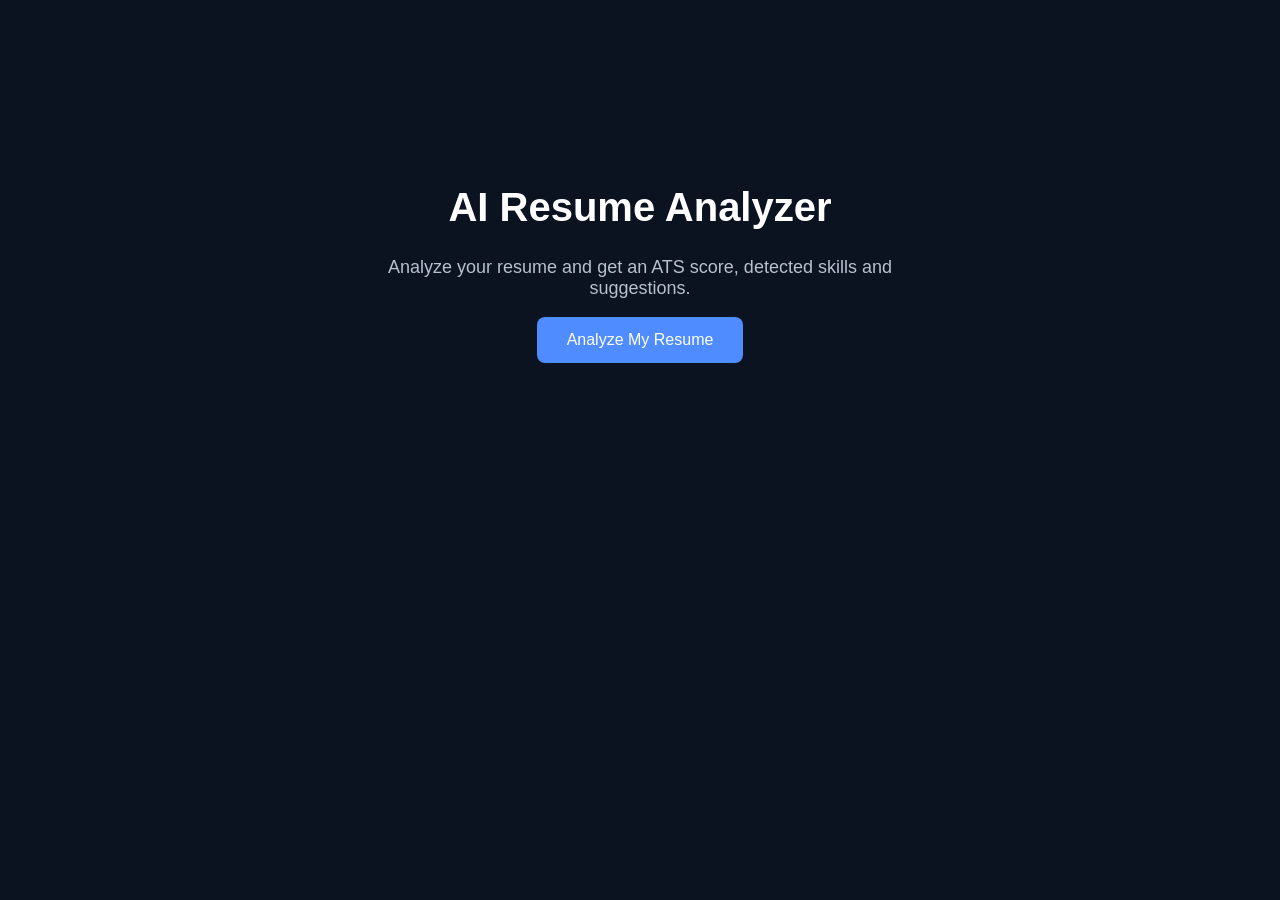
<file: AI resume analyzer/index.html>
<!DOCTYPE html>
<html lang="en">

<head>
    <meta charset="UTF-8">
    <meta name="viewport" content="width=device-width, initial-scale=1.0">

    <title>AI Resume Analyzer</title>

    <style>
        body {
            font-family: Arial, sans-serif;
            background: #0b1220;
            color: white;
            text-align: center;
            padding-top: 150px;
        }

        .container {
            max-width: 600px;
            margin: auto;
        }

        h1 {
            font-size: 40px;
        }

        p {
            color: #b8c0d0;
            font-size: 18px;
        }

        button {
            padding: 14px 30px;
            border: none;
            border-radius: 8px;
            background: #4f8cff;
            color: white;
            font-size: 16px;
            cursor: pointer;
        }

        button:hover {
            background: #3b72d9;
        }
    </style>
</head>

<body>

    <div class="container">

        <h1>AI Resume Analyzer</h1>

        <p>
            Analyze your resume and get an ATS score,
            detected skills and suggestions.
        </p>

        <button onclick="window.location.href='upload.html'">
            Analyze My Resume
        </button>

    </div>

</body>

</html>
</file>
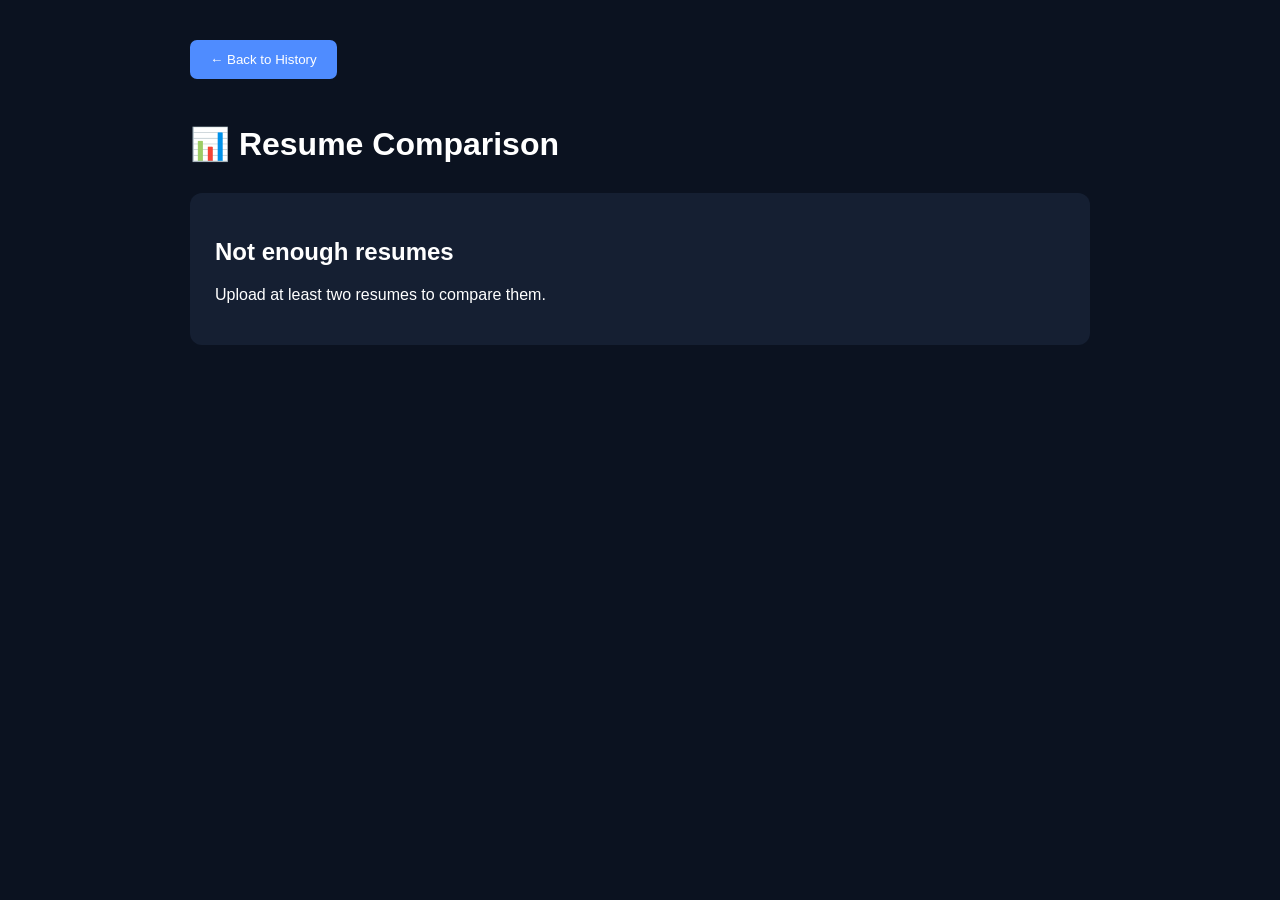
<file: AI resume analyzer/compare.html>
<!DOCTYPE html>
<html lang="en">

<head>

    <meta charset="UTF-8">

    <meta name="viewport"
          content="width=device-width, initial-scale=1.0">

    <title>Resume Comparison</title>

    <style>

        body {
            font-family: Arial, sans-serif;
            background: #0b1220;
            color: white;
            margin: 0;
            padding: 40px;
        }

        .container {
            max-width: 900px;
            margin: auto;
        }

        h1 {
            margin-bottom: 30px;
        }

        .comparison {
            display: grid;
            grid-template-columns: 1fr 1fr;
            gap: 20px;
        }

        .card {
            background: #151f32;
            padding: 25px;
            border-radius: 12px;
        }

        .score {
            font-size: 35px;
            color: #4f8cff;
            margin: 15px 0;
        }

        .item {
            background: #202c43;
            padding: 12px;
            margin: 8px 0;
            border-radius: 6px;
        }

        .improvement {
            margin-top: 25px;
            background: #151f32;
            padding: 25px;
            border-radius: 12px;
        }

        .positive {
            color: #70d890;
            font-size: 20px;
        }

        .negative {
            color: #ff7777;
            font-size: 20px;
        }

        button {
            padding: 12px 20px;
            border: none;
            border-radius: 7px;
            background: #4f8cff;
            color: white;
            cursor: pointer;
            margin-bottom: 25px;
        }

        @media (max-width: 700px) {

            .comparison {
                grid-template-columns: 1fr;
            }

        }

    </style>

</head>


<body>

<div class="container">

    <button onclick="window.location.href='history.html'">
        ← Back to History
    </button>

    <h1>📊 Resume Comparison</h1>

    <div id="comparisonContainer"></div>

</div>


<script src="js/compare.js"></script>

</body>

</html>
</file>
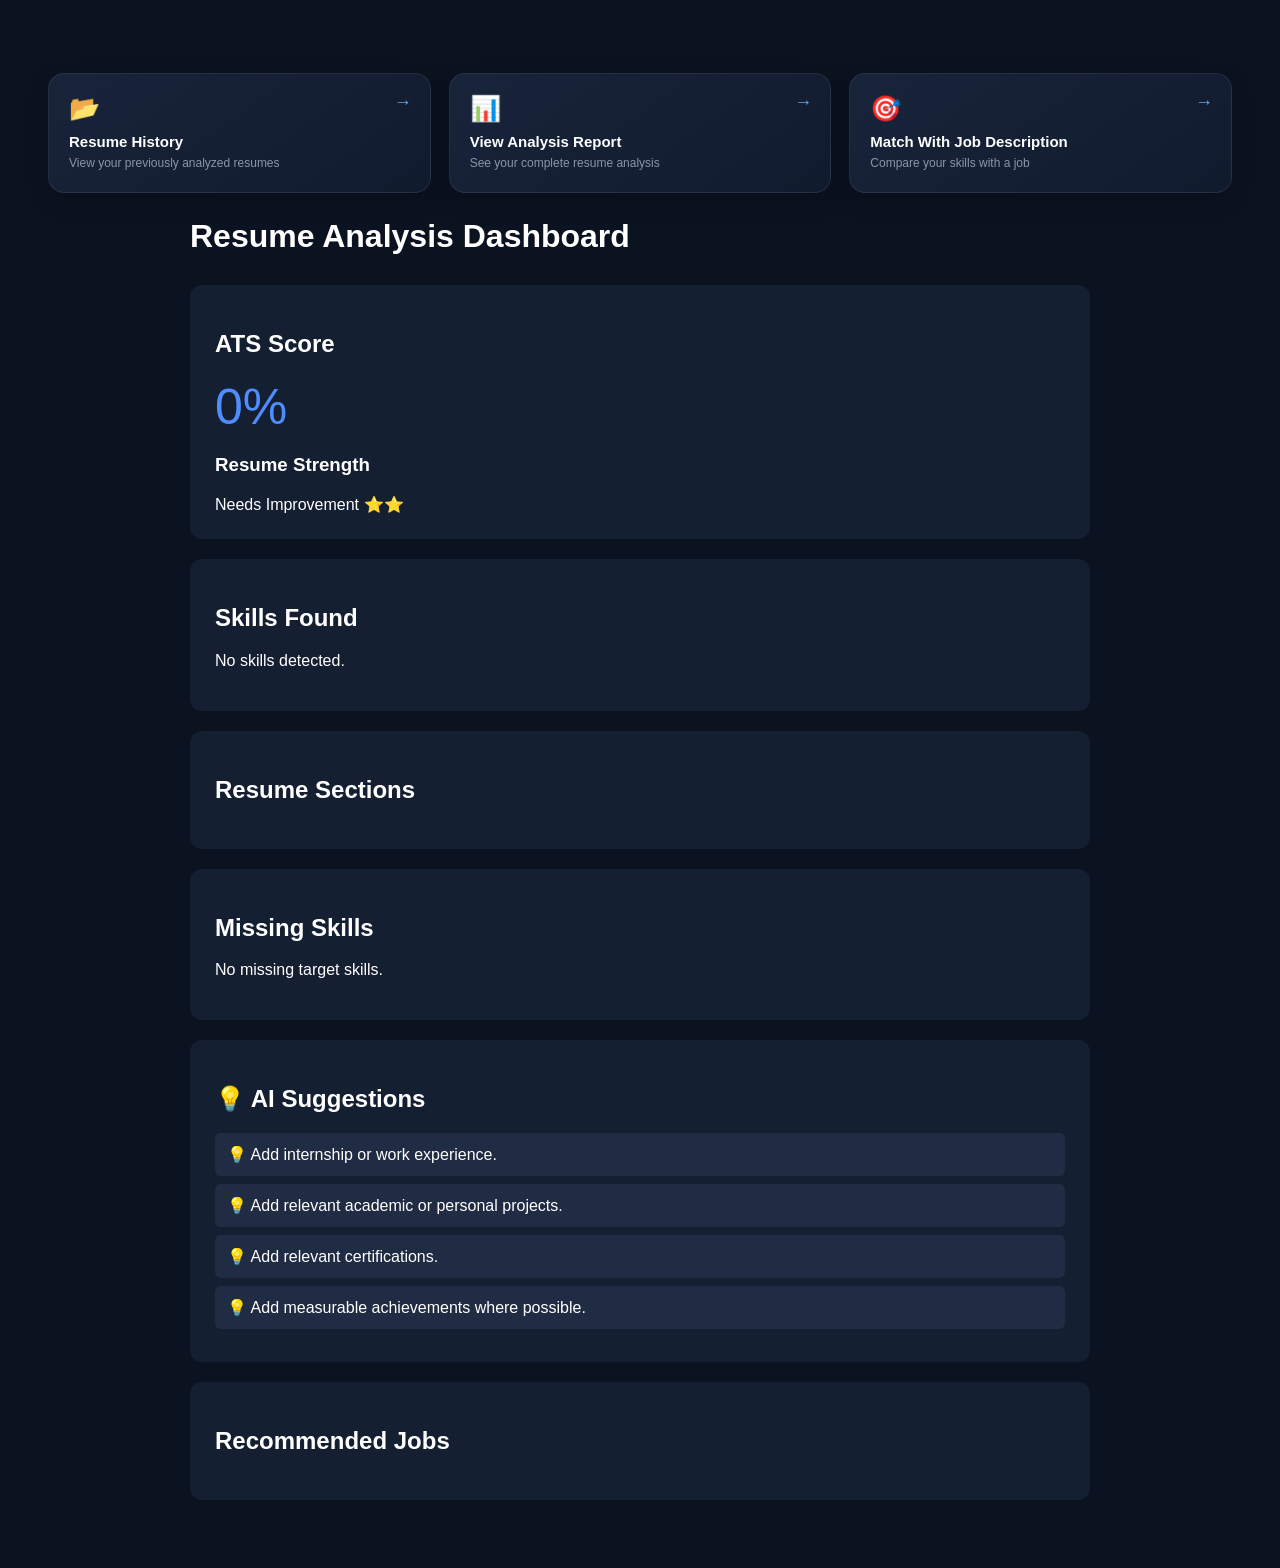
<file: AI resume analyzer/dashboard.html>
<!DOCTYPE html>
<html lang="en">

<head>

    <meta charset="UTF-8">

    <meta name="viewport"
          content="width=device-width, initial-scale=1.0">

    <title>Resume Dashboard</title>

    <style>

        body {
            font-family: Arial, sans-serif;
            background: #0b1220;
            color: white;
            padding: 40px;
        }

        .container {
            max-width: 900px;
            margin: auto;
        }

        .card {
            background: #151f32;
            padding: 25px;
            margin-bottom: 20px;
            border-radius: 12px;
        }

        h1 {
            margin-bottom: 30px;
        }

        .score {
            font-size: 50px;
            color: #4f8cff;
        }

        .item {
            background: #202c43;
            padding: 12px;
            margin: 8px 0;
            border-radius: 6px;
        }


        /* =================================
           DASHBOARD FEATURE BUTTONS
        ================================= */

        .dashboard-actions {
            display: grid;
            grid-template-columns: repeat(3, 1fr);
            gap: 18px;
            margin: 25px 0;
        }


        .action-btn {

            position: relative;

            min-height: 105px;

            padding: 20px;

            border: 1px solid rgba(255,255,255,0.08);

            border-radius: 16px;

            background: linear-gradient(
                145deg,
                #18243a,
                #111b2e
            );

            color: white;

            cursor: pointer;

            text-align: left;

            transition: all 0.3s ease;

            box-shadow:
                0 8px 25px rgba(0,0,0,0.18);
        }


        .action-btn:hover {

            transform: translateY(-4px);

            border-color: #4f8cff;

            background: linear-gradient(
                145deg,
                #1d2e4c,
                #15233b
            );

            box-shadow:
                0 12px 30px rgba(79,140,255,0.18);
        }


        .action-icon {

            font-size: 25px;

            display: block;

            margin-bottom: 10px;
        }


        .action-title {

            display: block;

            font-size: 15px;

            font-weight: 600;

            margin-bottom: 5px;
        }


        .action-description {

            display: block;

            font-size: 12px;

            color: #8996aa;

            line-height: 1.4;
        }


        .action-arrow {

            position: absolute;

            right: 18px;

            top: 18px;

            color: #6d9fff;

            font-size: 18px;

            transition: 0.3s;
        }


        .action-btn:hover .action-arrow {

            transform: translateX(4px);

        }


        @media (max-width: 800px) {

            .dashboard-actions {

                grid-template-columns: 1fr;

            }

        }

    </style>

</head>

<body>


    <!-- DASHBOARD ACTIONS -->

    <div class="dashboard-actions">

        <button
            type="button"
            class="action-btn"
            onclick="window.location.href='history.html'"
        >

            <span class="action-icon">
                📂
            </span>

            <span class="action-title">
                Resume History
            </span>

            <span class="action-description">
                View your previously analyzed resumes
            </span>

            <span class="action-arrow">
                →
            </span>

        </button>


        <button
            type="button"
            class="action-btn"
            onclick="window.location.href='report.html'"
        >

            <span class="action-icon">
                📊
            </span>

            <span class="action-title">
                View Analysis Report
            </span>

            <span class="action-description">
                See your complete resume analysis
            </span>

            <span class="action-arrow">
                →
            </span>

        </button>


        <button
            type="button"
            class="action-btn"
            onclick="window.location.href='jobmatch.html'"
        >

            <span class="action-icon">
                🎯
            </span>

            <span class="action-title">
                Match With Job Description
            </span>

            <span class="action-description">
                Compare your skills with a job
            </span>

            <span class="action-arrow">
                →
            </span>

        </button>

    </div>


    <div class="container">

        <h1>Resume Analysis Dashboard</h1>


        <!-- ATS SCORE -->

        <div class="card">

            <h2>ATS Score</h2>

            <div id="atsScore" class="score">
                0%
            </div>

            <h3>Resume Strength</h3>

            <div id="strength">
                -
            </div>

        </div>


        <!-- SKILLS -->

        <div class="card">

            <h2>Skills Found</h2>

            <div id="skillsPanel"></div>

        </div>


        <!-- SECTIONS -->

        <div class="card">

            <h2>Resume Sections</h2>

            <div id="resumeSections"></div>

        </div>


        <!-- MISSING SKILLS -->

        <div class="card">

            <h2>Missing Skills</h2>

            <div id="missingSkills"></div>

        </div>


        <!-- AI SUGGESTIONS -->

        <div class="card">

            <h2>💡 AI Suggestions</h2>

            <div id="suggestions"></div>

        </div>


        <!-- JOBS -->

        <div class="card">

            <h2>Recommended Jobs</h2>

            <div id="recommendedJobs"></div>

        </div>

    </div>


    <script>

        // =====================================
        // GET ATS SCORE
        // =====================================

        const atsScore =
            Number(
                localStorage.getItem("atsScore")
            ) || 0;


        document.getElementById(
            "atsScore"
        ).innerText =
            atsScore + "%";


        // =====================================
        // RESUME STRENGTH
        // =====================================

        let strength;


        if (atsScore >= 90) {

            strength = "Excellent ⭐⭐⭐⭐⭐";

        }
        else if (atsScore >= 75) {

            strength = "Good ⭐⭐⭐⭐";

        }
        else if (atsScore >= 50) {

            strength = "Average ⭐⭐⭐";

        }
        else {

            strength = "Needs Improvement ⭐⭐";

        }


        const strengthElement =
            document.getElementById("strength");


        if (strengthElement) {

            strengthElement.innerText =
                strength;

        }


        // =====================================
        // SKILLS
        // =====================================

        const skills =
            JSON.parse(
                localStorage.getItem("skills")
            ) || [];


        const skillsPanel =
            document.getElementById(
                "skillsPanel"
            );


        if (skillsPanel) {

            skillsPanel.innerHTML = "";


            if (skills.length === 0) {

                skillsPanel.innerHTML =
                    "<p>No skills detected.</p>";

            }
            else {

                skills.forEach(skill => {

                    skillsPanel.innerHTML += `

                        <div class="item">
                            ✅ ${skill}
                        </div>

                    `;

                });

            }

        }


        // =====================================
        // RESUME SECTIONS
        // =====================================

        const sections =
            JSON.parse(
                localStorage.getItem("sections")
            ) || {};


        const sectionPanel =
            document.getElementById(
                "resumeSections"
            );


        if (sectionPanel) {

            sectionPanel.innerHTML = "";


            for (
                const section in sections
            ) {

                sectionPanel.innerHTML += `

                    <div class="item">

                        ${section}

                        ${
                            sections[section]
                            ? "✅"
                            : "❌"
                        }

                    </div>

                `;

            }

        }


        // =====================================
        // MISSING SKILLS
        // =====================================

        const missingSkills =
            JSON.parse(
                localStorage.getItem("missingSkills")
            ) || [];


        const missingPanel =
            document.getElementById(
                "missingSkills"
            );


        if (missingPanel) {

            missingPanel.innerHTML = "";


            if (missingSkills.length === 0) {

                missingPanel.innerHTML =
                    "<p>No missing target skills.</p>";

            }
            else {

                missingSkills.forEach(skill => {

                    missingPanel.innerHTML += `

                        <div class="item">
                            ❌ ${skill}
                        </div>

                    `;

                });

            }

        }


        // =====================================
        // CERTIFICATIONS
        // =====================================

        const certifications =
            JSON.parse(
                localStorage.getItem(
                    "certifications"
                )
            ) || [];


        const certificationPanel =
            document.getElementById(
                "certifications"
            );


        if (certificationPanel) {

            certificationPanel.innerHTML = "";


            if (certifications.length === 0) {

                certificationPanel.innerHTML =
                    "<p>No certifications detected.</p>";

            }
            else {

                certifications.forEach(cert => {

                    certificationPanel.innerHTML += `

                        <div class="item">
                            🏆 ${cert}
                        </div>

                    `;

                });

            }

        }


        // =====================================
        // JOB MATCHES
        // =====================================

        const jobs =
            JSON.parse(
                localStorage.getItem(
                    "jobMatches"
                )
            ) || [];


        const jobsPanel =
            document.getElementById(
                "recommendedJobs"
            );


        if (jobsPanel) {

            jobsPanel.innerHTML = "";


            jobs.forEach(job => {

                const matched =
                    job.matchedSkills || [];


                const missing =
                    job.missingSkills || [];


                jobsPanel.innerHTML += `

                    <div class="item">

                        <h3>
                            💼 ${job.title}
                        </h3>

                        <strong>
                            Match: ${job.percentage}%
                        </strong>

                        <p>

                            <b>Matched Skills:</b>

                            ${
                                matched.length > 0
                                ? matched.map(skill =>
                                    `✓ ${skill}`
                                ).join(", ")
                                : "None"
                            }

                        </p>

                        <p>

                            <b>Missing Skills:</b>

                            ${
                                missing.length > 0
                                ? missing.map(skill =>
                                    `✗ ${skill}`
                                ).join(", ")
                                : "None"
                            }

                        </p>

                    </div>

                `;

            });

        }


        // =====================================
        // AI SUGGESTIONS
        // =====================================

        const suggestionPanel =
            document.getElementById(
                "suggestions"
            );


        if (suggestionPanel) {

            suggestionPanel.innerHTML = "";


            let suggestions = [];


            if (!sections.Experience) {

                suggestions.push(
                    "Add internship or work experience."
                );

            }


            if (!sections.Projects) {

                suggestions.push(
                    "Add relevant academic or personal projects."
                );

            }


            if (!sections.Certifications) {

                suggestions.push(
                    "Add relevant certifications."
                );

            }


            if (missingSkills.length > 0) {

                suggestions.push(
                    "Consider adding: " +
                    missingSkills.join(", ")
                );

            }


            suggestions.push(
                "Add measurable achievements where possible."
            );


            suggestions.forEach(
                suggestion => {

                    suggestionPanel.innerHTML += `

                        <div class="item">
                            💡 ${suggestion}
                        </div>

                    `;

                }
            );

        }

    </script>

</body>

</html>
</file>
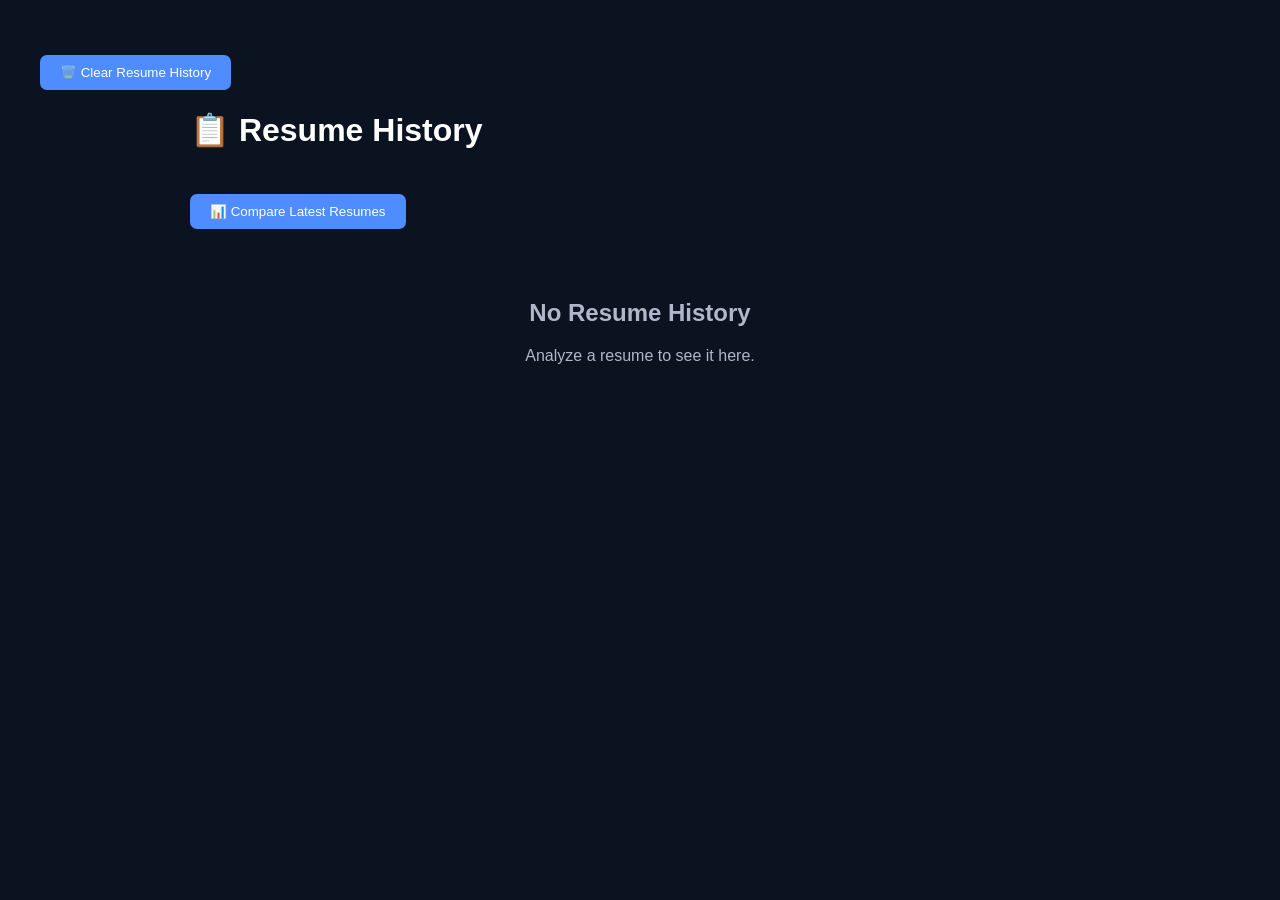
<file: AI resume analyzer/history.html>
<!DOCTYPE html>
<html lang="en">

<head>

    <meta charset="UTF-8">

    <meta name="viewport"
          content="width=device-width, initial-scale=1.0">

    <title>Resume History</title>

    <style>

        body {
            font-family: Arial, sans-serif;
            background: #0b1220;
            color: white;
            margin: 0;
            padding: 40px;
        }

        .container {
            max-width: 900px;
            margin: auto;
        }

        h1 {
            margin-bottom: 30px;
        }

        .history-card {

            background: #151f32;

            padding: 25px;

            margin-bottom: 20px;

            border-radius: 12px;

            box-shadow:
                0 8px 25px rgba(0,0,0,0.3);

        }

        .history-card h2 {
            margin-top: 0;
        }

        .score {

            font-size: 30px;

            color: #4f8cff;

            margin: 10px 0;

        }

        .date {
            color: #aeb8c9;
        }

        .skills {
            margin-top: 15px;
            color: #d5dbea;
        }

        .empty {

            text-align: center;

            color: #aeb8c9;

            padding: 50px;

        }

        button {

            padding: 10px 20px;

            border: none;

            border-radius: 7px;

            background: #4f8cff;

            color: white;

            cursor: pointer;

            margin-top: 15px;

        }

    </style>

</head>


<body>
<button onclick="clearResumeHistory()" class="clear-history-btn">
    🗑️ Clear Resume History
</button>
<div class="container">

    <h1>📋 Resume History</h1>
    <button onclick="window.location.href='compare.html'">
    📊 Compare Latest Resumes
</button>

    <div id="historyContainer"></div>

</div>


<script src="js/history.js"></script>

</body>

</html>
</file>
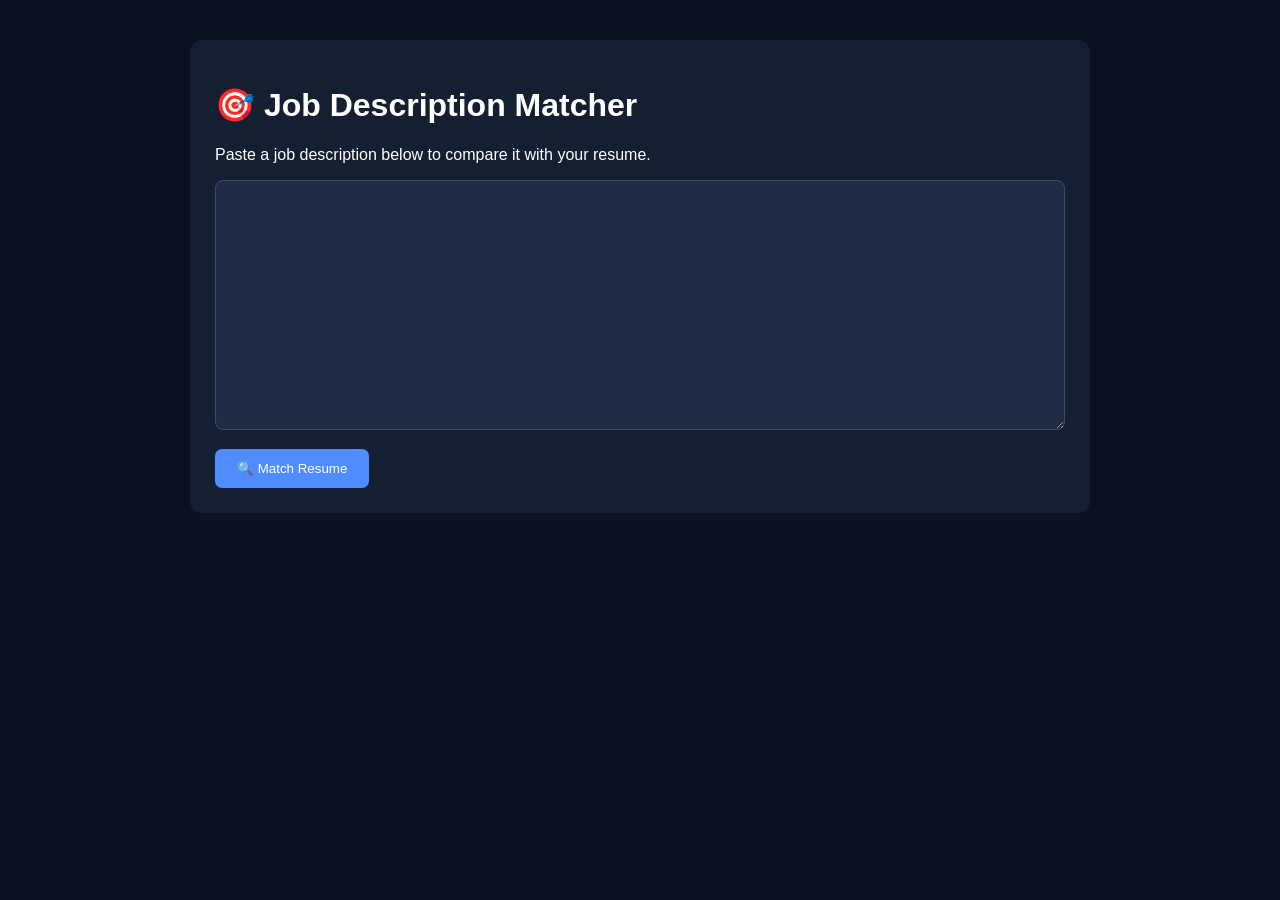
<file: AI resume analyzer/jobmatch.html>
<!DOCTYPE html>
<html lang="en">

<head>

    <meta charset="UTF-8">

    <meta name="viewport"
          content="width=device-width, initial-scale=1.0">

    <title>Job Description Matcher</title>

    <style>

        body {
            font-family: Arial, sans-serif;
            background: #0b1220;
            color: white;
            margin: 0;
            padding: 40px;
        }

        .container {
            max-width: 900px;
            margin: auto;
        }

        .card {
            background: #151f32;
            padding: 25px;
            border-radius: 12px;
            margin-bottom: 20px;
        }

        textarea {
            width: 100%;
            min-height: 250px;
            box-sizing: border-box;

            background: #202c43;
            color: white;

            border: 1px solid #3b4b68;
            border-radius: 8px;

            padding: 15px;
            font-size: 15px;

            resize: vertical;
        }

        button {
            padding: 12px 22px;

            border: none;
            border-radius: 7px;

            background: #4f8cff;
            color: white;

            cursor: pointer;

            margin-top: 15px;
        }

        .score {
            font-size: 45px;
            color: #4f8cff;
            font-weight: bold;
        }

        .item {
            background: #202c43;
            padding: 12px;
            margin: 8px 0;
            border-radius: 6px;
        }

        .matched {
            border-left: 4px solid #70d890;
        }

        .missing {
            border-left: 4px solid #ff7777;
        }

    </style>

</head>

<body>

<div class="container">

    <div class="card">

        <h1>🎯 Job Description Matcher</h1>

        <p>
            Paste a job description below to compare it
            with your resume.
        </p>

        <textarea
            id="jobDescription"
            placeholder="Paste the job description here...">
        </textarea>

        <br>

        <button onclick="matchJob()">
            🔍 Match Resume
        </button>

    </div>


    <div
        id="result"
        style="display:none;"
    >

        <div class="card">

            <h2>Job Match Score</h2>

            <div
                id="matchScore"
                class="score">
                0%
            </div>

        </div>


        <div class="card">

            <h2>✅ Matching Skills</h2>

            <div id="matchedSkills"></div>

        </div>


        <div class="card">

            <h2>❌ Missing Skills</h2>

            <div id="missingSkills"></div>

        </div>

    </div>

</div>


<script src="js/jobMatcher.js"></script>

</body>

</html>
</file>
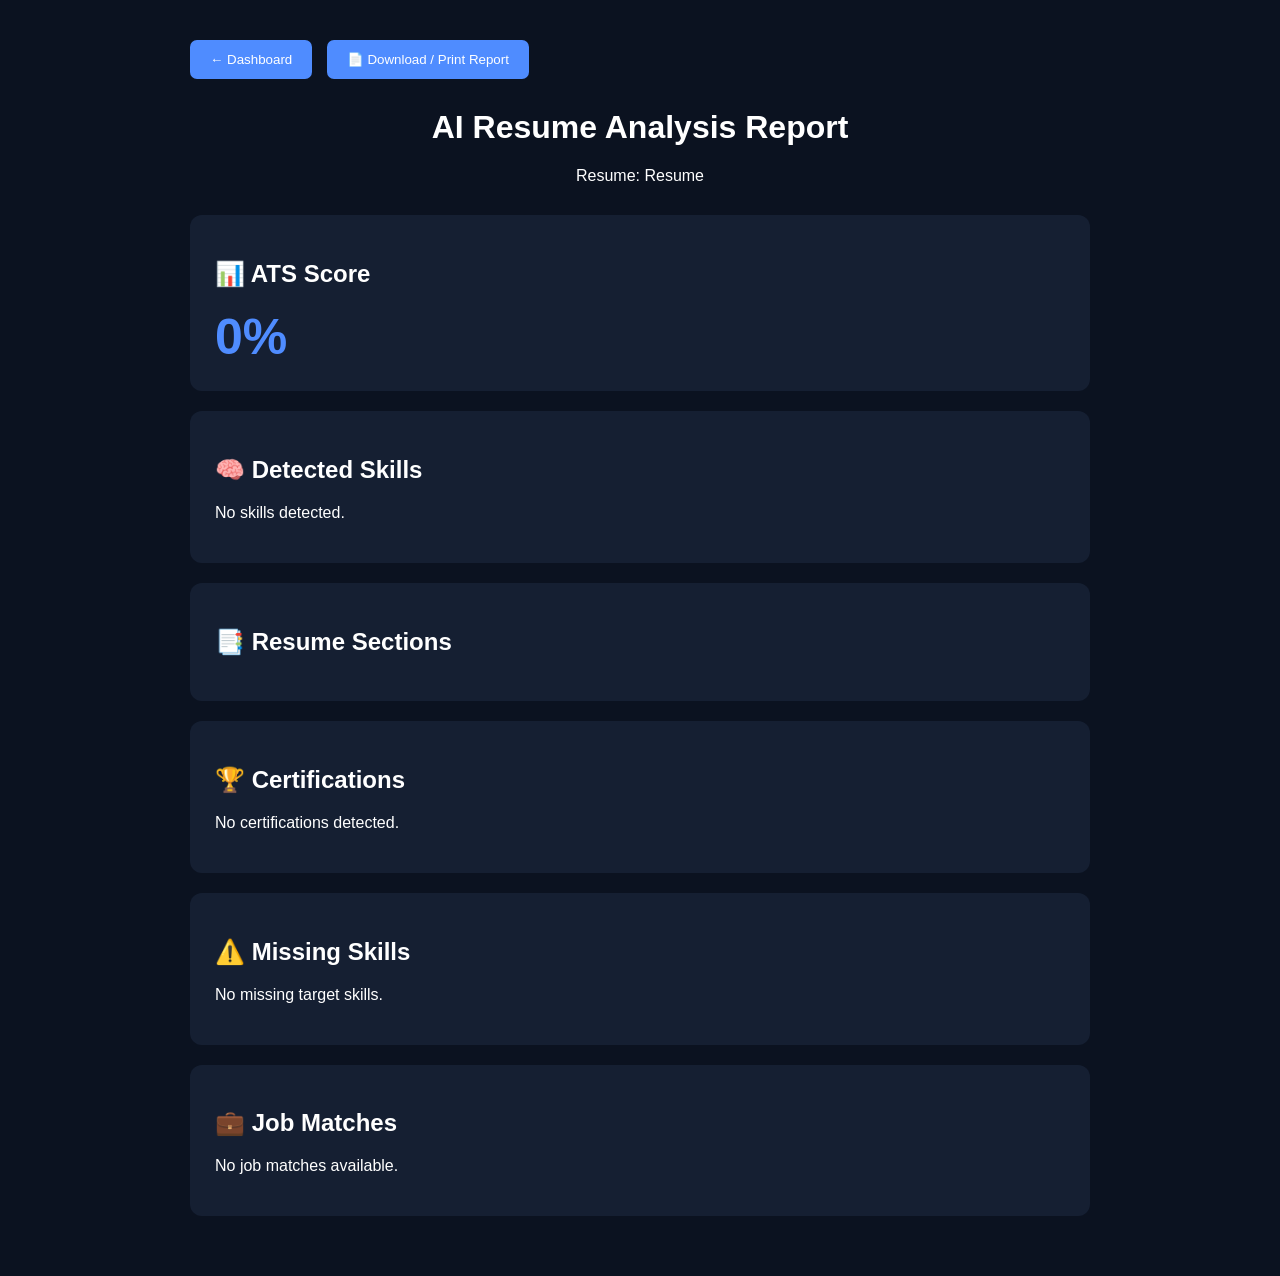
<file: AI resume analyzer/report.html>
<!DOCTYPE html>
<html lang="en">

<head>

    <meta charset="UTF-8">

    <meta name="viewport"
          content="width=device-width, initial-scale=1.0">

    <title>Resume Analysis Report</title>

    <style>

        body {
            font-family: Arial, sans-serif;
            background: #0b1220;
            color: white;
            margin: 0;
            padding: 40px;
        }

        .container {
            max-width: 900px;
            margin: auto;
        }

        .header {
            text-align: center;
            margin-bottom: 30px;
        }

        .card {
            background: #151f32;
            padding: 25px;
            border-radius: 12px;
            margin-bottom: 20px;
        }

        .score {
            font-size: 50px;
            color: #4f8cff;
            font-weight: bold;
        }

        .item {
            background: #202c43;
            padding: 10px;
            margin: 7px 0;
            border-radius: 6px;
        }

        .buttons {
            margin-bottom: 30px;
        }

        button {
            padding: 12px 20px;
            margin-right: 10px;
            border: none;
            border-radius: 7px;
            background: #4f8cff;
            color: white;
            cursor: pointer;
        }

        @media print {

            body {
                background: white;
                color: black;
            }

            .card {
                background: white;
                border: 1px solid #ccc;
            }

            .item {
                background: #f2f2f2;
            }

            .buttons {
                display: none;
            }

        }

    </style>

</head>

<body>

<div class="container">

    <div class="buttons">

        <button onclick="window.location.href='dashboard.html'">
            ← Dashboard
        </button>

        <button onclick="window.print()">
            📄 Download / Print Report
        </button>

    </div>


    <div class="header">

        <h1>AI Resume Analysis Report</h1>

        <p id="resumeName"></p>

    </div>


    <div class="card">

        <h2>📊 ATS Score</h2>

        <div
            id="reportATS"
            class="score">
            0%
        </div>

    </div>


    <div class="card">

        <h2>🧠 Detected Skills</h2>

        <div id="reportSkills"></div>

    </div>


    <div class="card">

        <h2>📑 Resume Sections</h2>

        <div id="reportSections"></div>

    </div>


    <div class="card">

        <h2>🏆 Certifications</h2>

        <div id="reportCertifications"></div>

    </div>


    <div class="card">

        <h2>⚠️ Missing Skills</h2>

        <div id="reportMissingSkills"></div>

    </div>


    <div class="card">

        <h2>💼 Job Matches</h2>

        <div id="reportJobs"></div>

    </div>

</div>


<script src="js/report.js"></script>

</body>

</html>
</file>
